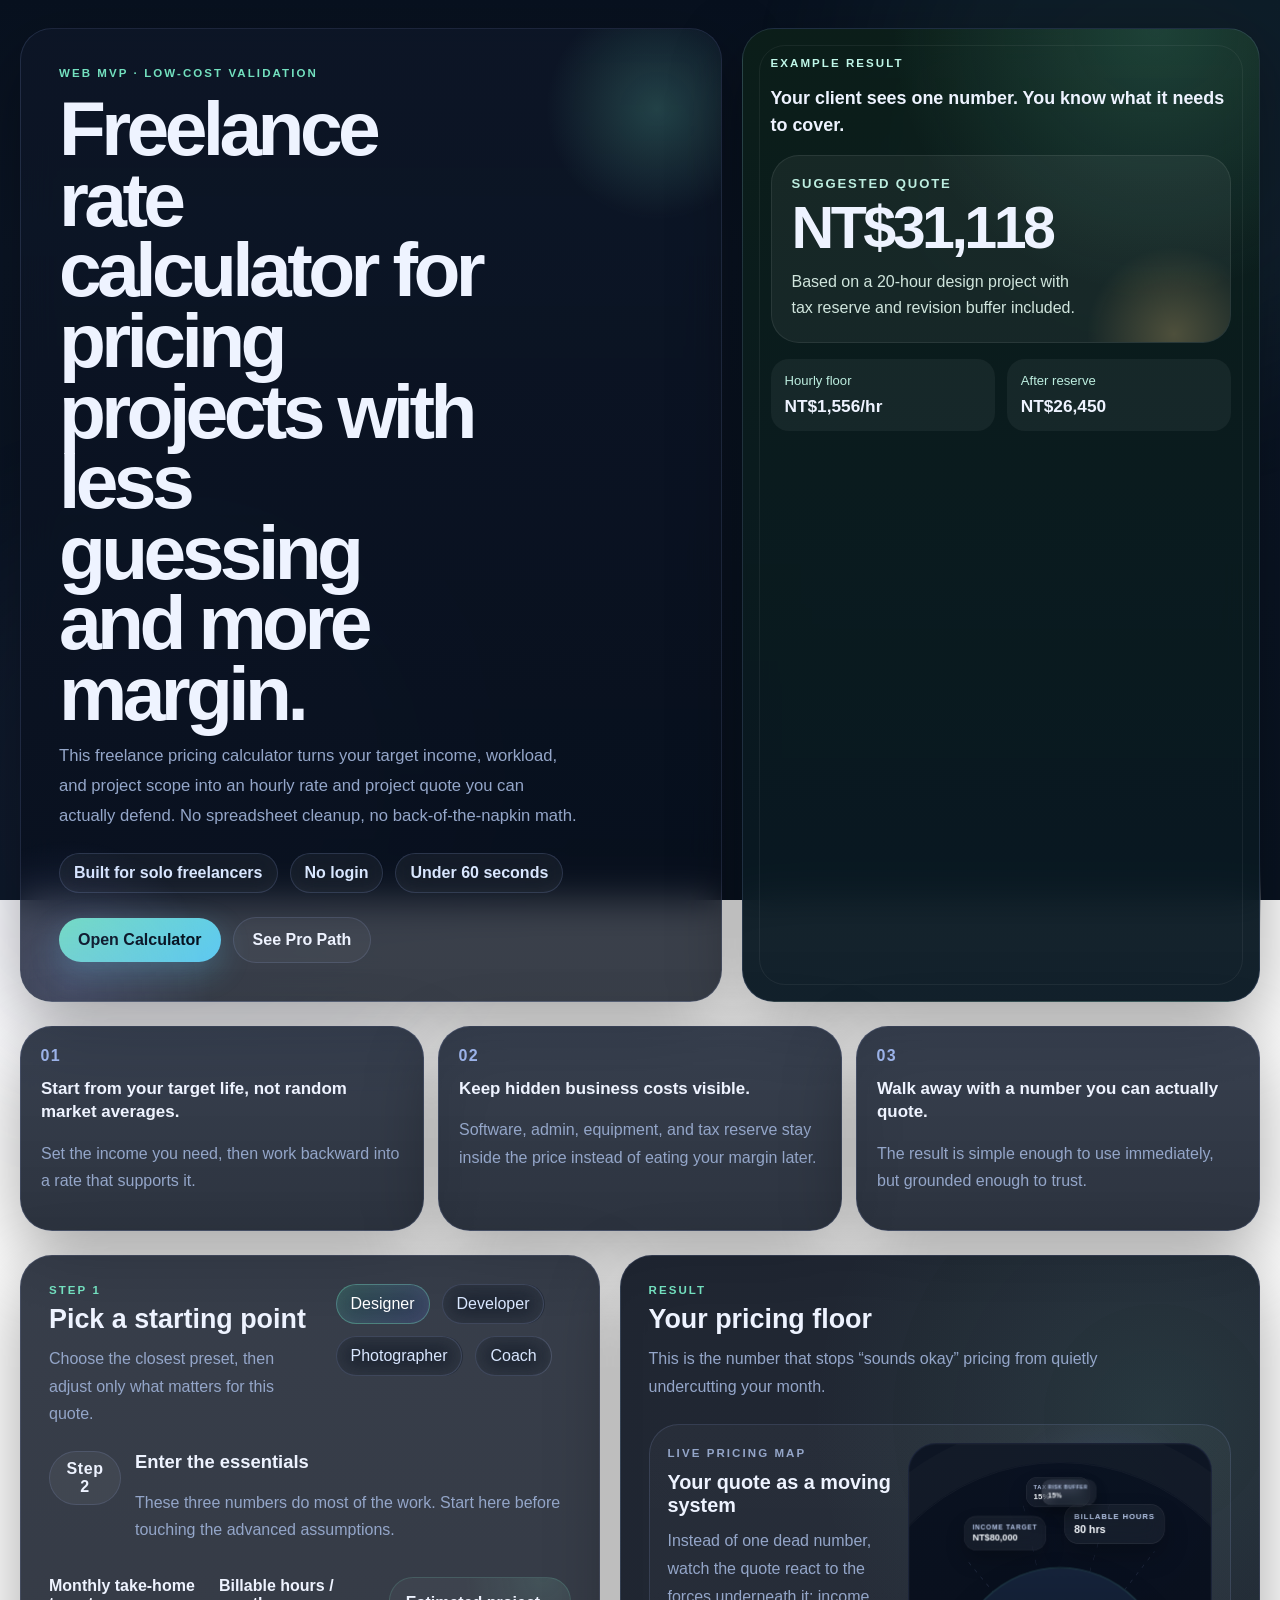
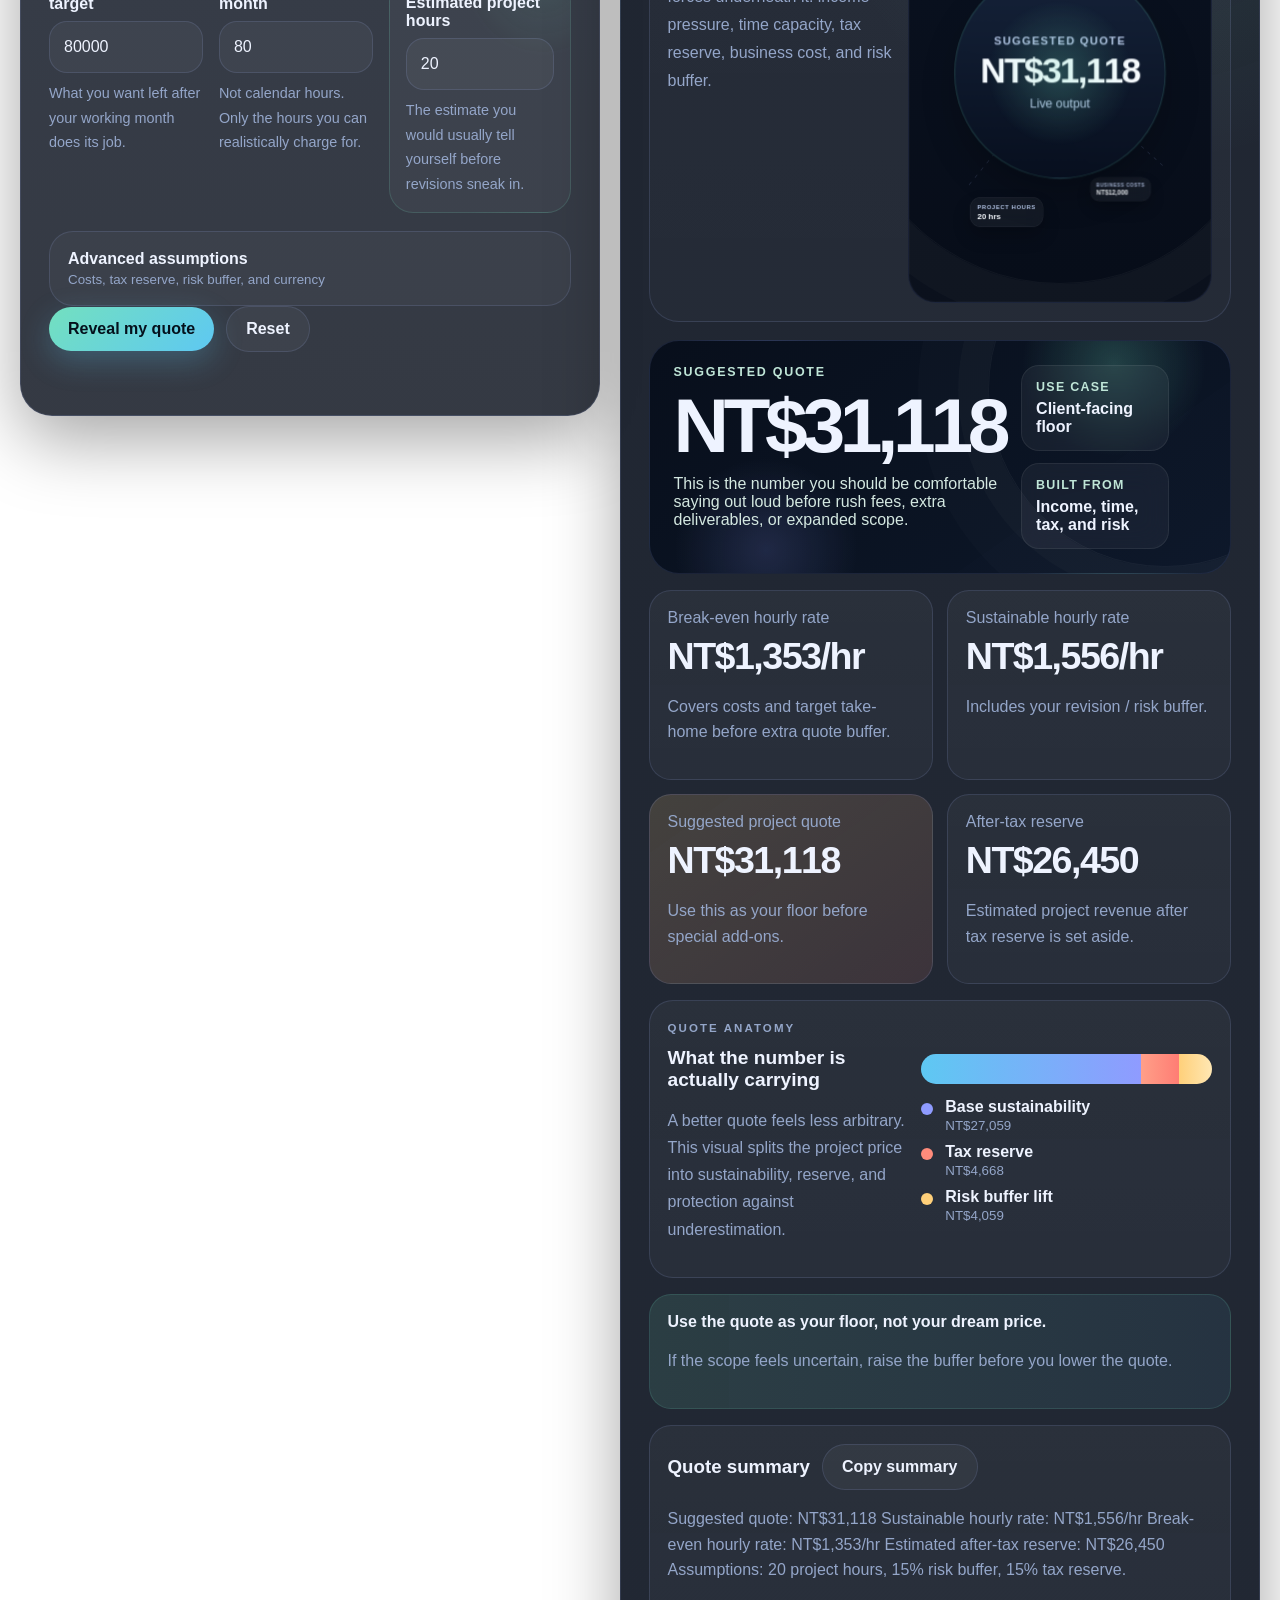
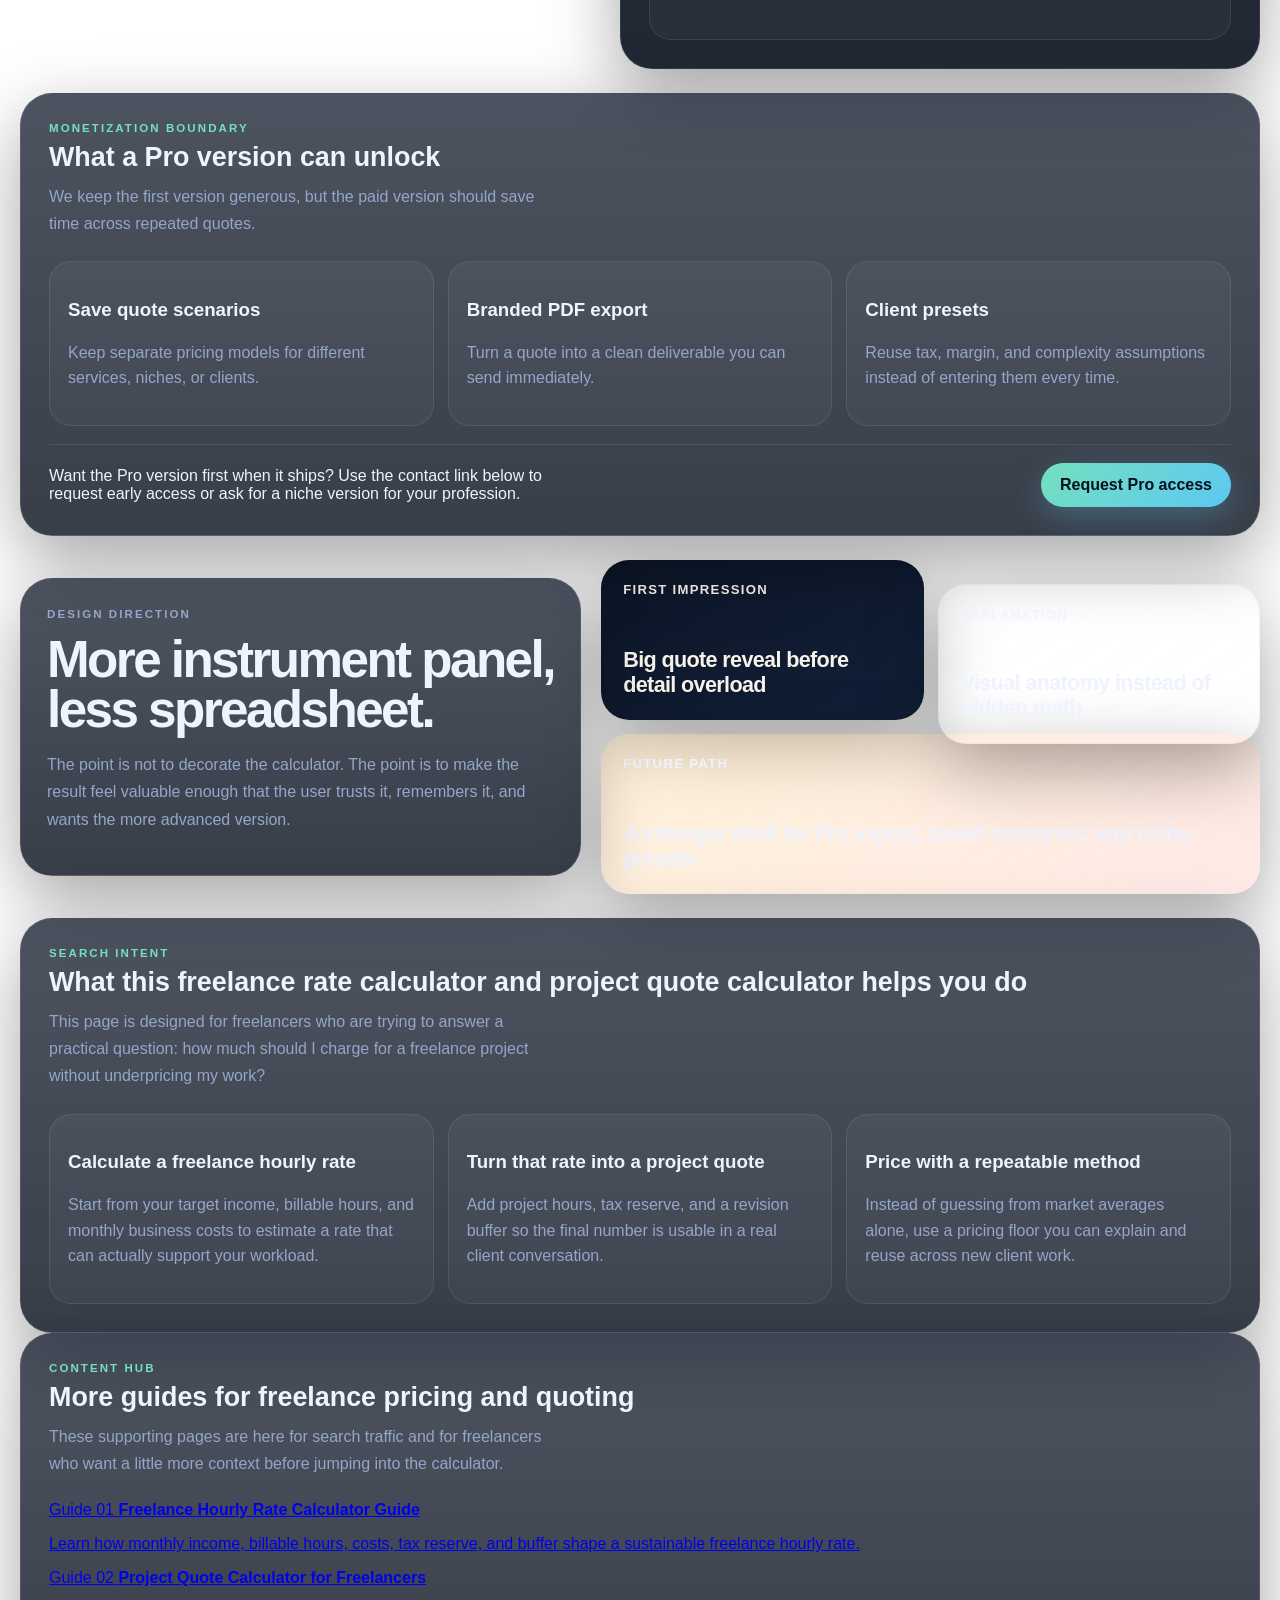
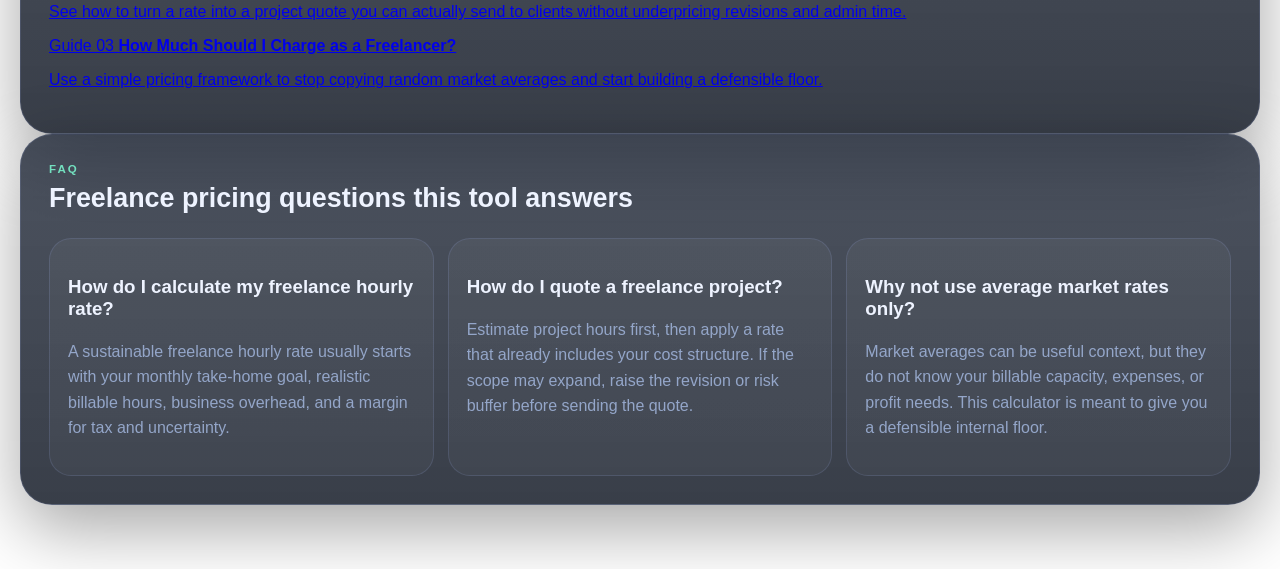
<file: index.html>
<!DOCTYPE html>
<html lang="en">
  <head>
    <meta charset="UTF-8" />
    <meta name="viewport" content="width=device-width, initial-scale=1.0" />
    <title>Freelance Rate Calculator | Project Quote Calculator for Freelancers</title>
    <meta
      name="description"
      content="Use this freelance rate calculator to estimate your hourly rate, freelance pricing floor, and project quote based on income target, billable hours, business costs, tax reserve, and scope."
    />
    <meta name="robots" content="index,follow" />
    <link
      rel="canonical"
      href="https://billy122333.github.io/freelance-rate-calculator/"
    />
    <meta
      property="og:title"
      content="Freelance Rate Calculator | Project Quote Calculator for Freelancers"
    />
    <meta
      property="og:description"
      content="Estimate a sustainable freelance hourly rate, pricing floor, and project quote without relying on guesswork."
    />
    <meta
      property="og:url"
      content="https://billy122333.github.io/freelance-rate-calculator/"
    />
    <meta property="og:type" content="website" />
    <meta property="og:site_name" content="Freelance Rate Calculator" />
    <meta name="twitter:card" content="summary_large_image" />
    <meta
      name="twitter:title"
      content="Freelance Rate Calculator | Project Quote Calculator for Freelancers"
    />
    <meta
      name="twitter:description"
      content="Calculate a freelance hourly rate, pricing floor, and client-ready project quote from your real income target and workload."
    />
    <link rel="stylesheet" href="./src/styles.css" />
    <script type="application/ld+json">
      {
        "@context": "https://schema.org",
        "@type": "WebApplication",
        "name": "Freelance Rate Calculator",
        "url": "https://billy122333.github.io/freelance-rate-calculator/",
        "applicationCategory": "BusinessApplication",
        "operatingSystem": "Any",
        "description": "A web calculator that helps freelancers estimate a sustainable hourly rate and project quote.",
        "offers": {
          "@type": "Offer",
          "price": "0",
          "priceCurrency": "USD"
        }
      }
    </script>
    <script type="application/ld+json">
      {
        "@context": "https://schema.org",
        "@type": "FAQPage",
        "mainEntity": [
          {
            "@type": "Question",
            "name": "How do I calculate my freelance hourly rate?",
            "acceptedAnswer": {
              "@type": "Answer",
              "text": "A sustainable freelance hourly rate starts with your monthly take-home goal, realistic billable hours, business overhead, and a margin for tax and uncertainty."
            }
          },
          {
            "@type": "Question",
            "name": "How do I quote a freelance project?",
            "acceptedAnswer": {
              "@type": "Answer",
              "text": "Estimate project hours first, then apply a rate that already includes your cost structure. If the scope may expand, raise the revision or risk buffer before sending the quote."
            }
          },
          {
            "@type": "Question",
            "name": "Why not use average market rates only?",
            "acceptedAnswer": {
              "@type": "Answer",
              "text": "Market averages can be useful context, but they do not know your billable capacity, expenses, or profit needs. This calculator is meant to give you a defensible internal pricing floor."
            }
          }
        ]
      }
    </script>
  </head>
  <body>
    <div class="page-shell">
      <header class="hero">
        <div class="hero-copy">
          <p class="eyebrow">Web MVP · low-cost validation</p>
          <h1>Freelance rate calculator for pricing projects with less guessing and more margin.</h1>
          <p class="lede">
            This freelance pricing calculator turns your target income, workload, and project scope into
            an hourly rate and project quote you can actually defend. No spreadsheet cleanup, no back-of-the-napkin math.
          </p>
          <div class="hero-proof">
            <span class="proof-chip">Built for solo freelancers</span>
            <span class="proof-chip">No login</span>
            <span class="proof-chip">Under 60 seconds</span>
          </div>
          <div class="hero-actions">
            <a class="button button-primary" href="#calculator">Open Calculator</a>
            <a class="button button-secondary" href="#pro">See Pro Path</a>
          </div>
        </div>
        <aside class="hero-note hero-preview">
          <p class="eyebrow eyebrow-inverse">Example Result</p>
          <h2>Your client sees one number. You know what it needs to cover.</h2>
          <div class="preview-quote-card">
            <span class="preview-label">Suggested quote</span>
            <strong class="preview-value">NT$31,118</strong>
            <p class="preview-note">Based on a 20-hour design project with tax reserve and revision buffer included.</p>
          </div>
          <div class="preview-mini-grid">
            <div class="preview-mini-card">
              <span>Hourly floor</span>
              <strong>NT$1,556/hr</strong>
            </div>
            <div class="preview-mini-card">
              <span>After reserve</span>
              <strong>NT$26,450</strong>
            </div>
          </div>
        </aside>
      </header>

      <section class="value-strip">
        <article class="value-card">
          <span class="value-index">01</span>
          <h2>Start from your target life, not random market averages.</h2>
          <p>Set the income you need, then work backward into a rate that supports it.</p>
        </article>
        <article class="value-card">
          <span class="value-index">02</span>
          <h2>Keep hidden business costs visible.</h2>
          <p>Software, admin, equipment, and tax reserve stay inside the price instead of eating your margin later.</p>
        </article>
        <article class="value-card">
          <span class="value-index">03</span>
          <h2>Walk away with a number you can actually quote.</h2>
          <p>The result is simple enough to use immediately, but grounded enough to trust.</p>
        </article>
      </section>

      <main class="layout" id="calculator">
        <section class="panel panel-form">
          <div class="section-head">
            <div>
              <p class="eyebrow">Step 1</p>
              <h2>Pick a starting point</h2>
              <p class="section-subcopy">Choose the closest preset, then adjust only what matters for this quote.</p>
            </div>
            <div class="preset-group" aria-label="Freelancer presets">
              <button class="chip is-active" data-preset="designer">Designer</button>
              <button class="chip" data-preset="developer">Developer</button>
              <button class="chip" data-preset="photographer">Photographer</button>
              <button class="chip" data-preset="coach">Coach</button>
            </div>
          </div>

          <form id="calculator-form" novalidate>
            <div class="form-stage">
              <div class="stage-badge">Step 2</div>
              <div>
                <h3 class="stage-title">Enter the essentials</h3>
                <p class="stage-copy">These three numbers do most of the work. Start here before touching the advanced assumptions.</p>
              </div>
            </div>

            <div class="grid grid-primary">
              <label class="field">
                <span>Monthly take-home target</span>
                <input id="monthlyIncomeTarget" name="monthlyIncomeTarget" type="number" min="0" step="1000" />
                <small class="field-note">What you want left after your working month does its job.</small>
              </label>
              <label class="field">
                <span>Billable hours / month</span>
                <input id="billableHoursPerMonth" name="billableHoursPerMonth" type="number" min="1" step="1" />
                <small class="field-note">Not calendar hours. Only the hours you can realistically charge for.</small>
              </label>
              <label class="field field-spotlight">
                <span>Estimated project hours</span>
                <input id="projectHours" name="projectHours" type="number" min="1" step="0.5" />
                <small class="field-note">The estimate you would usually tell yourself before revisions sneak in.</small>
              </label>
            </div>

            <details class="advanced-panel">
              <summary>
                <span>Advanced assumptions</span>
                <small>Costs, tax reserve, risk buffer, and currency</small>
              </summary>
              <div class="grid grid-advanced">
                <label class="field">
                  <span>Monthly business costs</span>
                  <input id="monthlyBusinessCosts" name="monthlyBusinessCosts" type="number" min="0" step="500" />
                  <small class="field-note">Subscriptions, admin, equipment, software, rent, and other business overhead.</small>
                </label>
                <label class="field">
                  <span>Tax reserve (%)</span>
                  <input id="taxReservePercent" name="taxReservePercent" type="number" min="0" max="80" step="1" />
                  <small class="field-note">A safety reserve you do not want to pretend belongs to you yet.</small>
                </label>
                <label class="field">
                  <span>Revision / risk buffer (%)</span>
                  <input id="riskBufferPercent" name="riskBufferPercent" type="number" min="0" max="100" step="1" />
                  <small class="field-note">Protection for back-and-forth, surprises, and underestimation.</small>
                </label>
                <label class="field">
                  <span>Currency label</span>
                  <input id="currencyLabel" name="currencyLabel" type="text" value="NT$" maxlength="6" />
                  <small class="field-note">Use a simple label such as NT$, US$, or €.</small>
                </label>
              </div>
            </details>

            <div class="form-actions">
              <button class="button button-primary" type="submit">Reveal my quote</button>
              <button class="button button-secondary" id="resetButton" type="button">Reset</button>
            </div>
            <p id="errorMessage" class="error-message" aria-live="polite"></p>
          </form>
        </section>

        <section class="panel panel-results">
          <div class="section-head">
            <div>
              <p class="eyebrow">Result</p>
              <h2>Your pricing floor</h2>
              <p class="section-subcopy">This is the number that stops “sounds okay” pricing from quietly undercutting your month.</p>
            </div>
          </div>

          <section class="pricing-constellation" aria-label="Live pricing constellation">
            <div class="constellation-copy">
              <p class="eyebrow">Live Pricing Map</p>
              <h3>Your quote as a moving system</h3>
              <p>
                Instead of one dead number, watch the quote react to the forces underneath it: income pressure,
                time capacity, tax reserve, business cost, and risk buffer.
              </p>
            </div>
            <div class="constellation-board" id="constellationBoard">
              <svg class="constellation-lines" viewBox="0 0 760 520" preserveAspectRatio="none" aria-hidden="true">
                <line x1="380" y1="260" x2="146" y2="132"></line>
                <line x1="380" y1="260" x2="618" y2="122"></line>
                <line x1="380" y1="260" x2="646" y2="368"></line>
                <line x1="380" y1="260" x2="146" y2="390"></line>
                <line x1="380" y1="260" x2="286" y2="66"></line>
                <line x1="380" y1="260" x2="508" y2="64"></line>
              </svg>

              <article class="constellation-node node-anchor node-income" id="nodeIncome">
                <span class="node-kicker">Income target</span>
                <strong id="nodeIncomeValue">-</strong>
              </article>

              <article class="constellation-node node-anchor node-hours" id="nodeHours">
                <span class="node-kicker">Billable hours</span>
                <strong id="nodeHoursValue">-</strong>
              </article>

              <article class="constellation-node node-anchor node-costs" id="nodeCosts">
                <span class="node-kicker">Business costs</span>
                <strong id="nodeCostsValue">-</strong>
              </article>

              <article class="constellation-node node-anchor node-project" id="nodeProject">
                <span class="node-kicker">Project hours</span>
                <strong id="nodeProjectValue">-</strong>
              </article>

              <article class="constellation-node node-anchor node-tax" id="nodeTax">
                <span class="node-kicker">Tax reserve</span>
                <strong id="nodeTaxValue">-</strong>
              </article>

              <article class="constellation-node node-anchor node-buffer" id="nodeBuffer">
                <span class="node-kicker">Risk buffer</span>
                <strong id="nodeBufferValue">-</strong>
              </article>

              <article class="constellation-node node-core" id="nodeQuote">
                <span class="node-kicker">Suggested quote</span>
                <strong id="nodeQuoteValue">-</strong>
                <small>Live output</small>
              </article>
            </div>
          </section>

          <div class="quote-stage">
            <div class="quote-stage-main">
              <span class="quote-stage-label">Suggested quote</span>
              <strong class="quote-stage-value" id="quoteHeroValue">-</strong>
              <p class="quote-stage-copy">
                This is the number you should be comfortable saying out loud before rush fees, extra deliverables,
                or expanded scope.
              </p>
            </div>
            <div class="quote-stage-side">
              <div class="quote-stage-pill">
                <span>Use case</span>
                <strong>Client-facing floor</strong>
              </div>
              <div class="quote-stage-pill">
                <span>Built from</span>
                <strong>Income, time, tax, and risk</strong>
              </div>
            </div>
          </div>

          <div class="stats-grid">
            <article class="stat-card">
              <span class="stat-label">Break-even hourly rate</span>
              <strong class="stat-value" id="breakEvenRate">-</strong>
              <p class="stat-note">Covers costs and target take-home before extra quote buffer.</p>
            </article>
            <article class="stat-card">
              <span class="stat-label">Sustainable hourly rate</span>
              <strong class="stat-value" id="hourlyRate">-</strong>
              <p class="stat-note">Includes your revision / risk buffer.</p>
            </article>
            <article class="stat-card stat-card-accent">
              <span class="stat-label">Suggested project quote</span>
              <strong class="stat-value" id="projectQuote">-</strong>
              <p class="stat-note">Use this as your floor before special add-ons.</p>
            </article>
            <article class="stat-card">
              <span class="stat-label">After-tax reserve</span>
              <strong class="stat-value" id="afterTaxRevenue">-</strong>
              <p class="stat-note">Estimated project revenue after tax reserve is set aside.</p>
            </article>
          </div>

          <div class="quote-anatomy">
            <div class="quote-anatomy-copy">
              <p class="eyebrow">Quote Anatomy</p>
              <h3>What the number is actually carrying</h3>
              <p>
                A better quote feels less arbitrary. This visual splits the project price into sustainability,
                reserve, and protection against underestimation.
              </p>
            </div>
            <div class="quote-anatomy-visual">
              <div class="anatomy-bar">
                <div class="anatomy-segment anatomy-segment-base" id="segmentBase"></div>
                <div class="anatomy-segment anatomy-segment-tax" id="segmentTax"></div>
                <div class="anatomy-segment anatomy-segment-buffer" id="segmentBuffer"></div>
              </div>
              <div class="anatomy-meta">
                <div class="anatomy-meta-row">
                  <span class="anatomy-dot anatomy-dot-base"></span>
                  <div>
                    <strong>Base sustainability</strong>
                    <small id="segmentBaseLabel">-</small>
                  </div>
                </div>
                <div class="anatomy-meta-row">
                  <span class="anatomy-dot anatomy-dot-tax"></span>
                  <div>
                    <strong>Tax reserve</strong>
                    <small id="segmentTaxLabel">-</small>
                  </div>
                </div>
                <div class="anatomy-meta-row">
                  <span class="anatomy-dot anatomy-dot-buffer"></span>
                  <div>
                    <strong>Risk buffer lift</strong>
                    <small id="segmentBufferLabel">-</small>
                  </div>
                </div>
              </div>
            </div>
          </div>

          <div class="insight-banner">
            <strong>Use the quote as your floor, not your dream price.</strong>
            <p>If the scope feels uncertain, raise the buffer before you lower the quote.</p>
          </div>

          <div class="summary-card">
            <div class="summary-head">
              <h3>Quote summary</h3>
              <button class="button button-secondary" id="copySummaryButton" type="button">Copy summary</button>
            </div>
            <p id="summaryText" class="summary-text">
              Fill out the calculator to generate a client-facing pricing summary.
            </p>
            <p id="copyStatus" class="copy-status" aria-live="polite"></p>
          </div>
        </section>
      </main>

      <section class="panel panel-pro" id="pro">
        <div class="section-head">
          <div>
            <p class="eyebrow">Monetization Boundary</p>
            <h2>What a Pro version can unlock</h2>
            <p class="section-subcopy">We keep the first version generous, but the paid version should save time across repeated quotes.</p>
          </div>
        </div>
        <div class="pro-grid">
          <article class="pro-card">
            <h3>Save quote scenarios</h3>
            <p>Keep separate pricing models for different services, niches, or clients.</p>
          </article>
          <article class="pro-card">
            <h3>Branded PDF export</h3>
            <p>Turn a quote into a clean deliverable you can send immediately.</p>
          </article>
          <article class="pro-card">
            <h3>Client presets</h3>
            <p>Reuse tax, margin, and complexity assumptions instead of entering them every time.</p>
          </article>
        </div>
        <div class="pro-cta">
          <p>
            Want the Pro version first when it ships? Use the contact link below to request early access or ask for
            a niche version for your profession.
          </p>
          <a
            class="button button-primary"
            href="mailto:kaipoforwork@gmail.com?subject=Freelance%20Rate%20Calculator%20Pro%20interest"
            >Request Pro access</a
          >
        </div>
      </section>

      <section class="design-finale">
        <div class="design-finale-copy">
          <p class="eyebrow">Design Direction</p>
          <h2>More instrument panel, less spreadsheet.</h2>
          <p>
            The point is not to decorate the calculator. The point is to make the result feel valuable enough that
            the user trusts it, remembers it, and wants the more advanced version.
          </p>
        </div>
        <div class="design-finale-grid">
          <article class="finale-card finale-card-dark">
            <span>First impression</span>
            <strong>Big quote reveal before detail overload</strong>
          </article>
          <article class="finale-card finale-card-soft">
            <span>Explanation</span>
            <strong>Visual anatomy instead of hidden math</strong>
          </article>
          <article class="finale-card finale-card-accent">
            <span>Future path</span>
            <strong>A stronger shell for Pro export, saved scenarios, and niche presets</strong>
          </article>
        </div>
      </section>

      <section class="panel panel-seo-copy" id="about-calculator">
        <div class="section-head">
          <div>
            <p class="eyebrow">Search Intent</p>
            <h2>What this freelance rate calculator and project quote calculator helps you do</h2>
            <p class="section-subcopy">
              This page is designed for freelancers who are trying to answer a practical question:
              how much should I charge for a freelance project without underpricing my work?
            </p>
          </div>
        </div>
        <div class="pro-grid">
          <article class="pro-card">
            <h3>Calculate a freelance hourly rate</h3>
            <p>
              Start from your target income, billable hours, and monthly business costs to estimate
              a rate that can actually support your workload.
            </p>
          </article>
          <article class="pro-card">
            <h3>Turn that rate into a project quote</h3>
            <p>
              Add project hours, tax reserve, and a revision buffer so the final number is usable in a
              real client conversation.
            </p>
          </article>
          <article class="pro-card">
            <h3>Price with a repeatable method</h3>
            <p>
              Instead of guessing from market averages alone, use a pricing floor you can explain and reuse
              across new client work.
            </p>
          </article>
        </div>
      </section>

      <section class="panel content-hub" id="guides">
        <div class="section-head">
          <div>
            <p class="eyebrow">Content Hub</p>
            <h2>More guides for freelance pricing and quoting</h2>
            <p class="section-subcopy">
              These supporting pages are here for search traffic and for freelancers who want a little more context
              before jumping into the calculator.
            </p>
          </div>
        </div>
        <div class="content-hub-grid">
          <a class="content-link-card" href="./freelance-hourly-rate-calculator.html">
            <span>Guide 01</span>
            <strong>Freelance Hourly Rate Calculator Guide</strong>
            <p>Learn how monthly income, billable hours, costs, tax reserve, and buffer shape a sustainable freelance hourly rate.</p>
          </a>
          <a class="content-link-card" href="./project-quote-calculator.html">
            <span>Guide 02</span>
            <strong>Project Quote Calculator for Freelancers</strong>
            <p>See how to turn a rate into a project quote you can actually send to clients without underpricing revisions and admin time.</p>
          </a>
          <a class="content-link-card" href="./how-much-should-i-charge-as-a-freelancer.html">
            <span>Guide 03</span>
            <strong>How Much Should I Charge as a Freelancer?</strong>
            <p>Use a simple pricing framework to stop copying random market averages and start building a defensible floor.</p>
          </a>
        </div>
      </section>

      <section class="panel panel-seo-copy" id="faq">
        <div class="section-head">
          <div>
            <p class="eyebrow">FAQ</p>
            <h2>Freelance pricing questions this tool answers</h2>
          </div>
        </div>
        <div class="pro-grid">
          <article class="pro-card">
            <h3>How do I calculate my freelance hourly rate?</h3>
            <p>
              A sustainable freelance hourly rate usually starts with your monthly take-home goal, realistic
              billable hours, business overhead, and a margin for tax and uncertainty.
            </p>
          </article>
          <article class="pro-card">
            <h3>How do I quote a freelance project?</h3>
            <p>
              Estimate project hours first, then apply a rate that already includes your cost structure.
              If the scope may expand, raise the revision or risk buffer before sending the quote.
            </p>
          </article>
          <article class="pro-card">
            <h3>Why not use average market rates only?</h3>
            <p>
              Market averages can be useful context, but they do not know your billable capacity, expenses,
              or profit needs. This calculator is meant to give you a defensible internal floor.
            </p>
          </article>
        </div>
      </section>
    </div>

    <script type="module" src="./src/app.js"></script>
  </body>
</html>
</file>
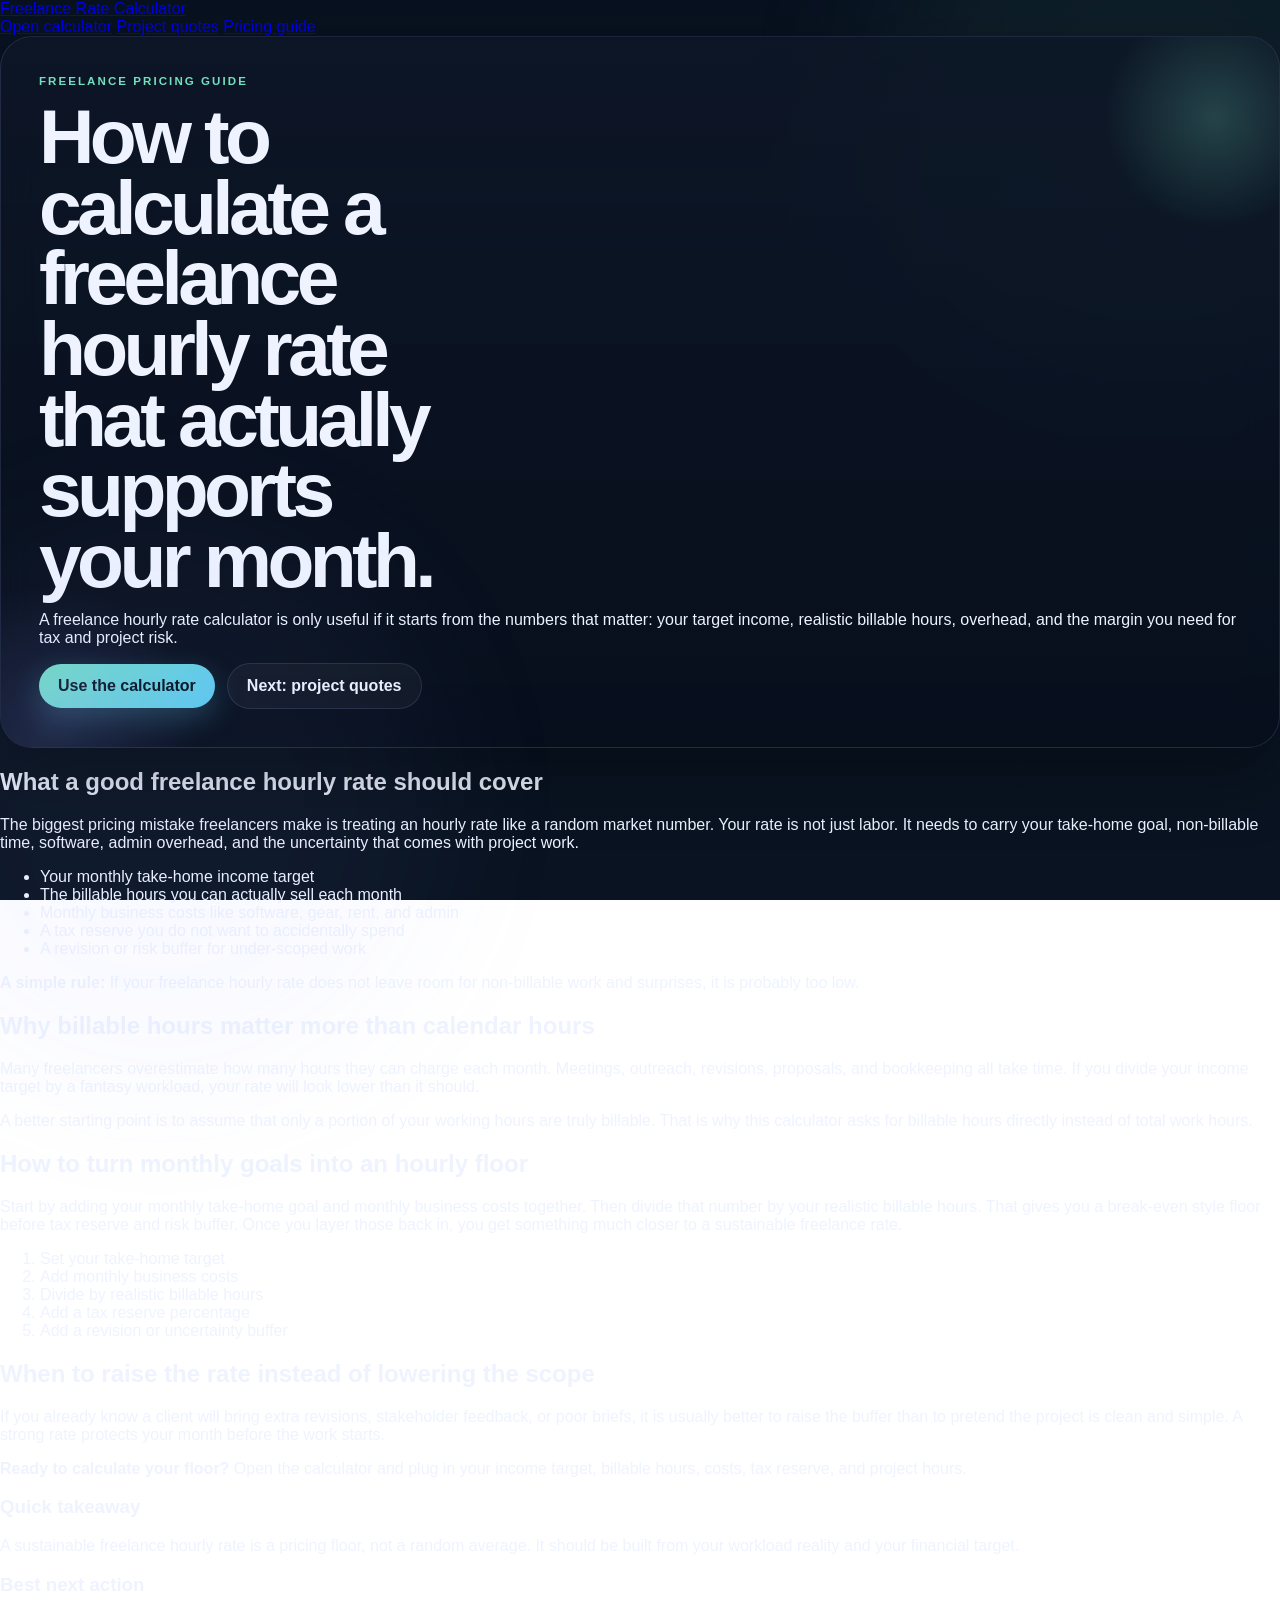
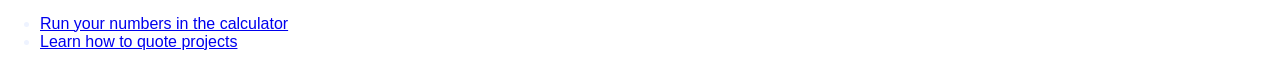
<file: freelance-hourly-rate-calculator.html>
<!DOCTYPE html>
<html lang="en">
  <head>
    <meta charset="UTF-8" />
    <meta name="viewport" content="width=device-width, initial-scale=1.0" />
    <title>Freelance Hourly Rate Calculator Guide | Price Your Work With a Real Floor</title>
    <meta
      name="description"
      content="Use this freelance hourly rate calculator guide to estimate a sustainable hourly rate from your income target, billable hours, business costs, tax reserve, and revision buffer."
    />
    <meta name="robots" content="index,follow" />
    <link
      rel="canonical"
      href="https://billy122333.github.io/freelance-rate-calculator/freelance-hourly-rate-calculator.html"
    />
    <meta
      property="og:title"
      content="Freelance Hourly Rate Calculator Guide | Price Your Work With a Real Floor"
    />
    <meta
      property="og:description"
      content="Learn how to calculate a freelance hourly rate that covers your target income, costs, tax reserve, and project risk."
    />
    <meta
      property="og:url"
      content="https://billy122333.github.io/freelance-rate-calculator/freelance-hourly-rate-calculator.html"
    />
    <meta property="og:type" content="article" />
    <meta property="og:site_name" content="Freelance Rate Calculator" />
    <meta name="twitter:card" content="summary_large_image" />
    <meta
      name="twitter:title"
      content="Freelance Hourly Rate Calculator Guide"
    />
    <meta
      name="twitter:description"
      content="A practical guide to calculating a freelance hourly rate with less guesswork."
    />
    <link rel="stylesheet" href="./src/styles.css" />
  </head>
  <body>
    <div class="content-page">
      <div class="topbar">
        <a href="./index.html">Freelance Rate Calculator</a>
        <nav class="topbar-nav">
          <a href="./index.html#calculator">Open calculator</a>
          <a href="./project-quote-calculator.html">Project quotes</a>
          <a href="./how-much-should-i-charge-as-a-freelancer.html">Pricing guide</a>
        </nav>
      </div>

      <header class="article-hero hero-copy">
        <p class="eyebrow">Freelance Pricing Guide</p>
        <h1>How to calculate a freelance hourly rate that actually supports your month.</h1>
        <p>
          A freelance hourly rate calculator is only useful if it starts from the numbers that matter:
          your target income, realistic billable hours, overhead, and the margin you need for tax and project risk.
        </p>
        <div class="hero-actions">
          <a class="button button-primary" href="./index.html#calculator">Use the calculator</a>
          <a class="button button-secondary" href="./project-quote-calculator.html">Next: project quotes</a>
        </div>
      </header>

      <div class="article-layout">
        <article class="article-body">
          <h2>What a good freelance hourly rate should cover</h2>
          <p>
            The biggest pricing mistake freelancers make is treating an hourly rate like a random market number.
            Your rate is not just labor. It needs to carry your take-home goal, non-billable time, software,
            admin overhead, and the uncertainty that comes with project work.
          </p>
          <ul>
            <li>Your monthly take-home income target</li>
            <li>The billable hours you can actually sell each month</li>
            <li>Monthly business costs like software, gear, rent, and admin</li>
            <li>A tax reserve you do not want to accidentally spend</li>
            <li>A revision or risk buffer for under-scoped work</li>
          </ul>

          <div class="article-callout">
            <strong>A simple rule:</strong>
            If your freelance hourly rate does not leave room for non-billable work and surprises, it is probably too low.
          </div>

          <h2>Why billable hours matter more than calendar hours</h2>
          <p>
            Many freelancers overestimate how many hours they can charge each month. Meetings, outreach, revisions,
            proposals, and bookkeeping all take time. If you divide your income target by a fantasy workload,
            your rate will look lower than it should.
          </p>
          <p>
            A better starting point is to assume that only a portion of your working hours are truly billable.
            That is why this calculator asks for billable hours directly instead of total work hours.
          </p>

          <h2>How to turn monthly goals into an hourly floor</h2>
          <p>
            Start by adding your monthly take-home goal and monthly business costs together. Then divide that number
            by your realistic billable hours. That gives you a break-even style floor before tax reserve and risk buffer.
            Once you layer those back in, you get something much closer to a sustainable freelance rate.
          </p>
          <ol>
            <li>Set your take-home target</li>
            <li>Add monthly business costs</li>
            <li>Divide by realistic billable hours</li>
            <li>Add a tax reserve percentage</li>
            <li>Add a revision or uncertainty buffer</li>
          </ol>

          <h2>When to raise the rate instead of lowering the scope</h2>
          <p>
            If you already know a client will bring extra revisions, stakeholder feedback, or poor briefs,
            it is usually better to raise the buffer than to pretend the project is clean and simple.
            A strong rate protects your month before the work starts.
          </p>

          <div class="article-callout">
            <strong>Ready to calculate your floor?</strong>
            Open the calculator and plug in your income target, billable hours, costs, tax reserve, and project hours.
          </div>
        </article>

        <aside class="article-sidebar">
          <h3>Quick takeaway</h3>
          <p>
            A sustainable freelance hourly rate is a pricing floor, not a random average. It should be built from your
            workload reality and your financial target.
          </p>
          <h3>Best next action</h3>
          <ul>
            <li><a href="./index.html#calculator">Run your numbers in the calculator</a></li>
            <li><a href="./project-quote-calculator.html">Learn how to quote projects</a></li>
          </ul>
        </aside>
      </div>
    </div>
  </body>
</html>
</file>
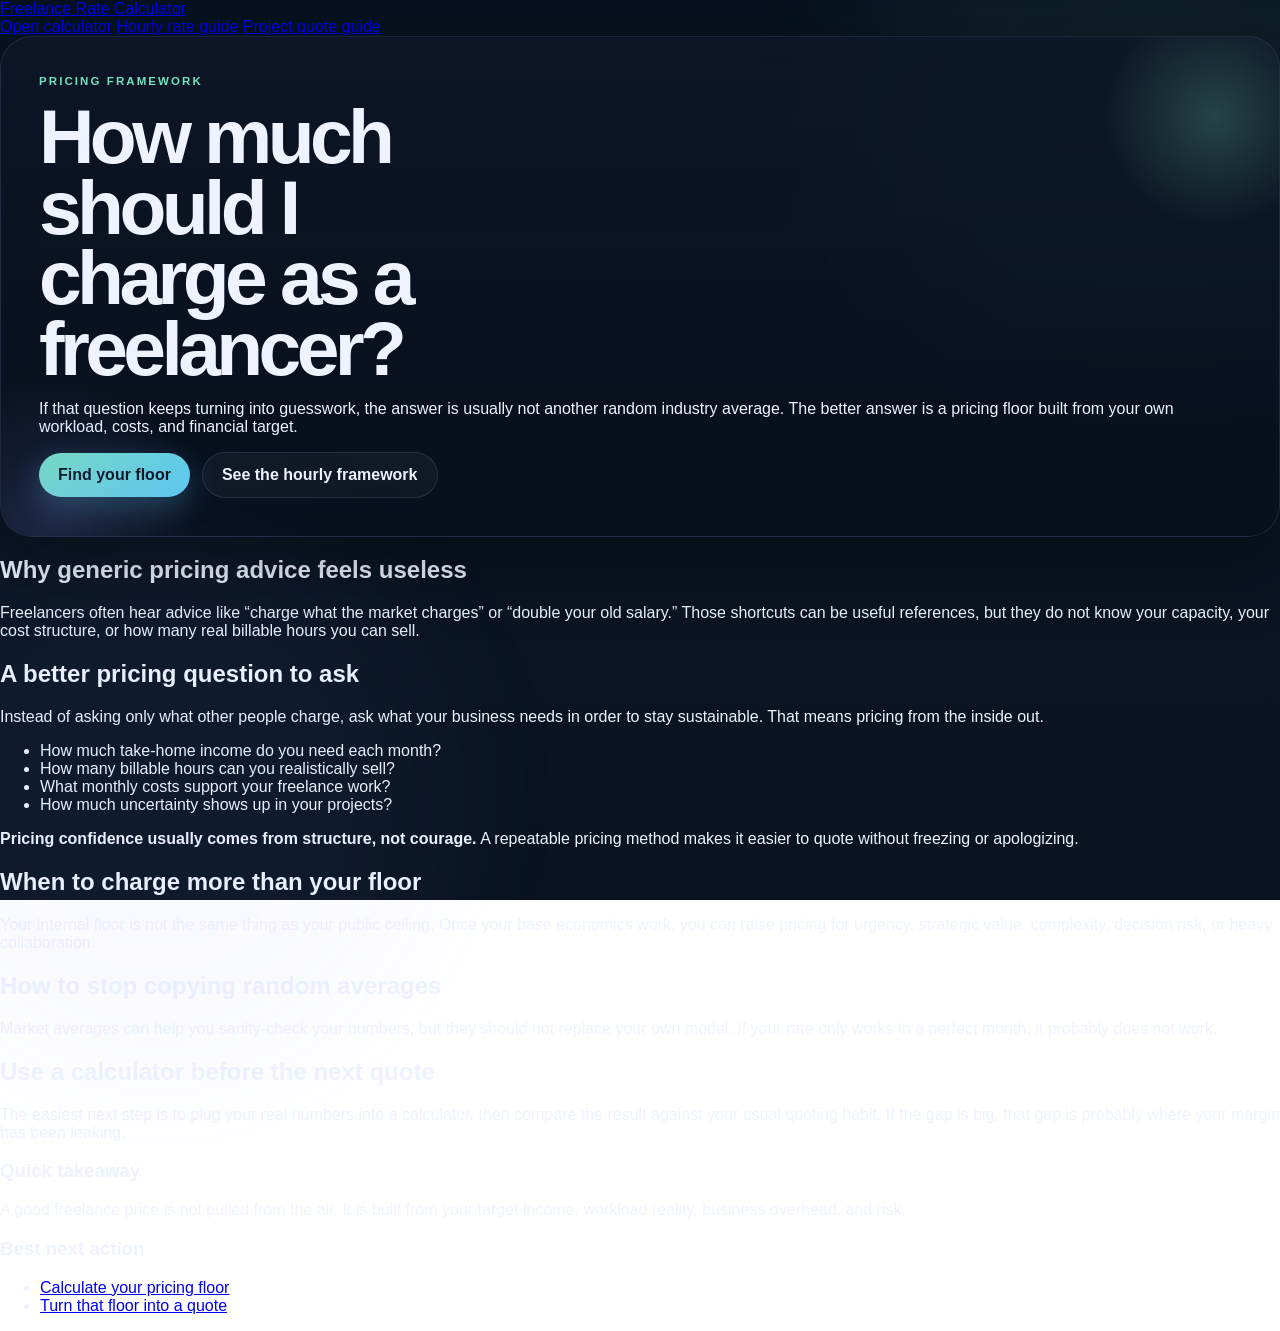
<file: how-much-should-i-charge-as-a-freelancer.html>
<!DOCTYPE html>
<html lang="en">
  <head>
    <meta charset="UTF-8" />
    <meta name="viewport" content="width=device-width, initial-scale=1.0" />
    <title>How Much Should I Charge as a Freelancer? | A Practical Pricing Framework</title>
    <meta
      name="description"
      content="If you keep asking how much you should charge as a freelancer, use this practical pricing framework to build a defensible floor from income goals, billable hours, overhead, and project risk."
    />
    <meta name="robots" content="index,follow" />
    <link
      rel="canonical"
      href="https://billy122333.github.io/freelance-rate-calculator/how-much-should-i-charge-as-a-freelancer.html"
    />
    <meta
      property="og:title"
      content="How Much Should I Charge as a Freelancer? | A Practical Pricing Framework"
    />
    <meta
      property="og:description"
      content="A straightforward guide for freelancers who want a clearer answer than random market averages."
    />
    <meta
      property="og:url"
      content="https://billy122333.github.io/freelance-rate-calculator/how-much-should-i-charge-as-a-freelancer.html"
    />
    <meta property="og:type" content="article" />
    <meta property="og:site_name" content="Freelance Rate Calculator" />
    <meta name="twitter:card" content="summary_large_image" />
    <meta
      name="twitter:title"
      content="How Much Should I Charge as a Freelancer?"
    />
    <meta
      name="twitter:description"
      content="A practical pricing framework for freelancers who need a defensible floor."
    />
    <link rel="stylesheet" href="./src/styles.css" />
  </head>
  <body>
    <div class="content-page">
      <div class="topbar">
        <a href="./index.html">Freelance Rate Calculator</a>
        <nav class="topbar-nav">
          <a href="./index.html#calculator">Open calculator</a>
          <a href="./freelance-hourly-rate-calculator.html">Hourly rate guide</a>
          <a href="./project-quote-calculator.html">Project quote guide</a>
        </nav>
      </div>

      <header class="article-hero hero-copy">
        <p class="eyebrow">Pricing Framework</p>
        <h1>How much should I charge as a freelancer?</h1>
        <p>
          If that question keeps turning into guesswork, the answer is usually not another random industry average.
          The better answer is a pricing floor built from your own workload, costs, and financial target.
        </p>
        <div class="hero-actions">
          <a class="button button-primary" href="./index.html#calculator">Find your floor</a>
          <a class="button button-secondary" href="./freelance-hourly-rate-calculator.html">See the hourly framework</a>
        </div>
      </header>

      <div class="article-layout">
        <article class="article-body">
          <h2>Why generic pricing advice feels useless</h2>
          <p>
            Freelancers often hear advice like “charge what the market charges” or “double your old salary.”
            Those shortcuts can be useful references, but they do not know your capacity, your cost structure,
            or how many real billable hours you can sell.
          </p>

          <h2>A better pricing question to ask</h2>
          <p>
            Instead of asking only what other people charge, ask what your business needs in order to stay sustainable.
            That means pricing from the inside out.
          </p>
          <ul>
            <li>How much take-home income do you need each month?</li>
            <li>How many billable hours can you realistically sell?</li>
            <li>What monthly costs support your freelance work?</li>
            <li>How much uncertainty shows up in your projects?</li>
          </ul>

          <div class="article-callout">
            <strong>Pricing confidence usually comes from structure, not courage.</strong>
            A repeatable pricing method makes it easier to quote without freezing or apologizing.
          </div>

          <h2>When to charge more than your floor</h2>
          <p>
            Your internal floor is not the same thing as your public ceiling. Once your base economics work,
            you can raise pricing for urgency, strategic value, complexity, decision risk, or heavy collaboration.
          </p>

          <h2>How to stop copying random averages</h2>
          <p>
            Market averages can help you sanity-check your numbers, but they should not replace your own model.
            If your rate only works in a perfect month, it probably does not work.
          </p>

          <h2>Use a calculator before the next quote</h2>
          <p>
            The easiest next step is to plug your real numbers into a calculator, then compare the result against your
            usual quoting habit. If the gap is big, that gap is probably where your margin has been leaking.
          </p>
        </article>

        <aside class="article-sidebar">
          <h3>Quick takeaway</h3>
          <p>
            A good freelance price is not pulled from the air. It is built from your target income, workload reality,
            business overhead, and risk.
          </p>
          <h3>Best next action</h3>
          <ul>
            <li><a href="./index.html#calculator">Calculate your pricing floor</a></li>
            <li><a href="./project-quote-calculator.html">Turn that floor into a quote</a></li>
          </ul>
        </aside>
      </div>
    </div>
  </body>
</html>
</file>
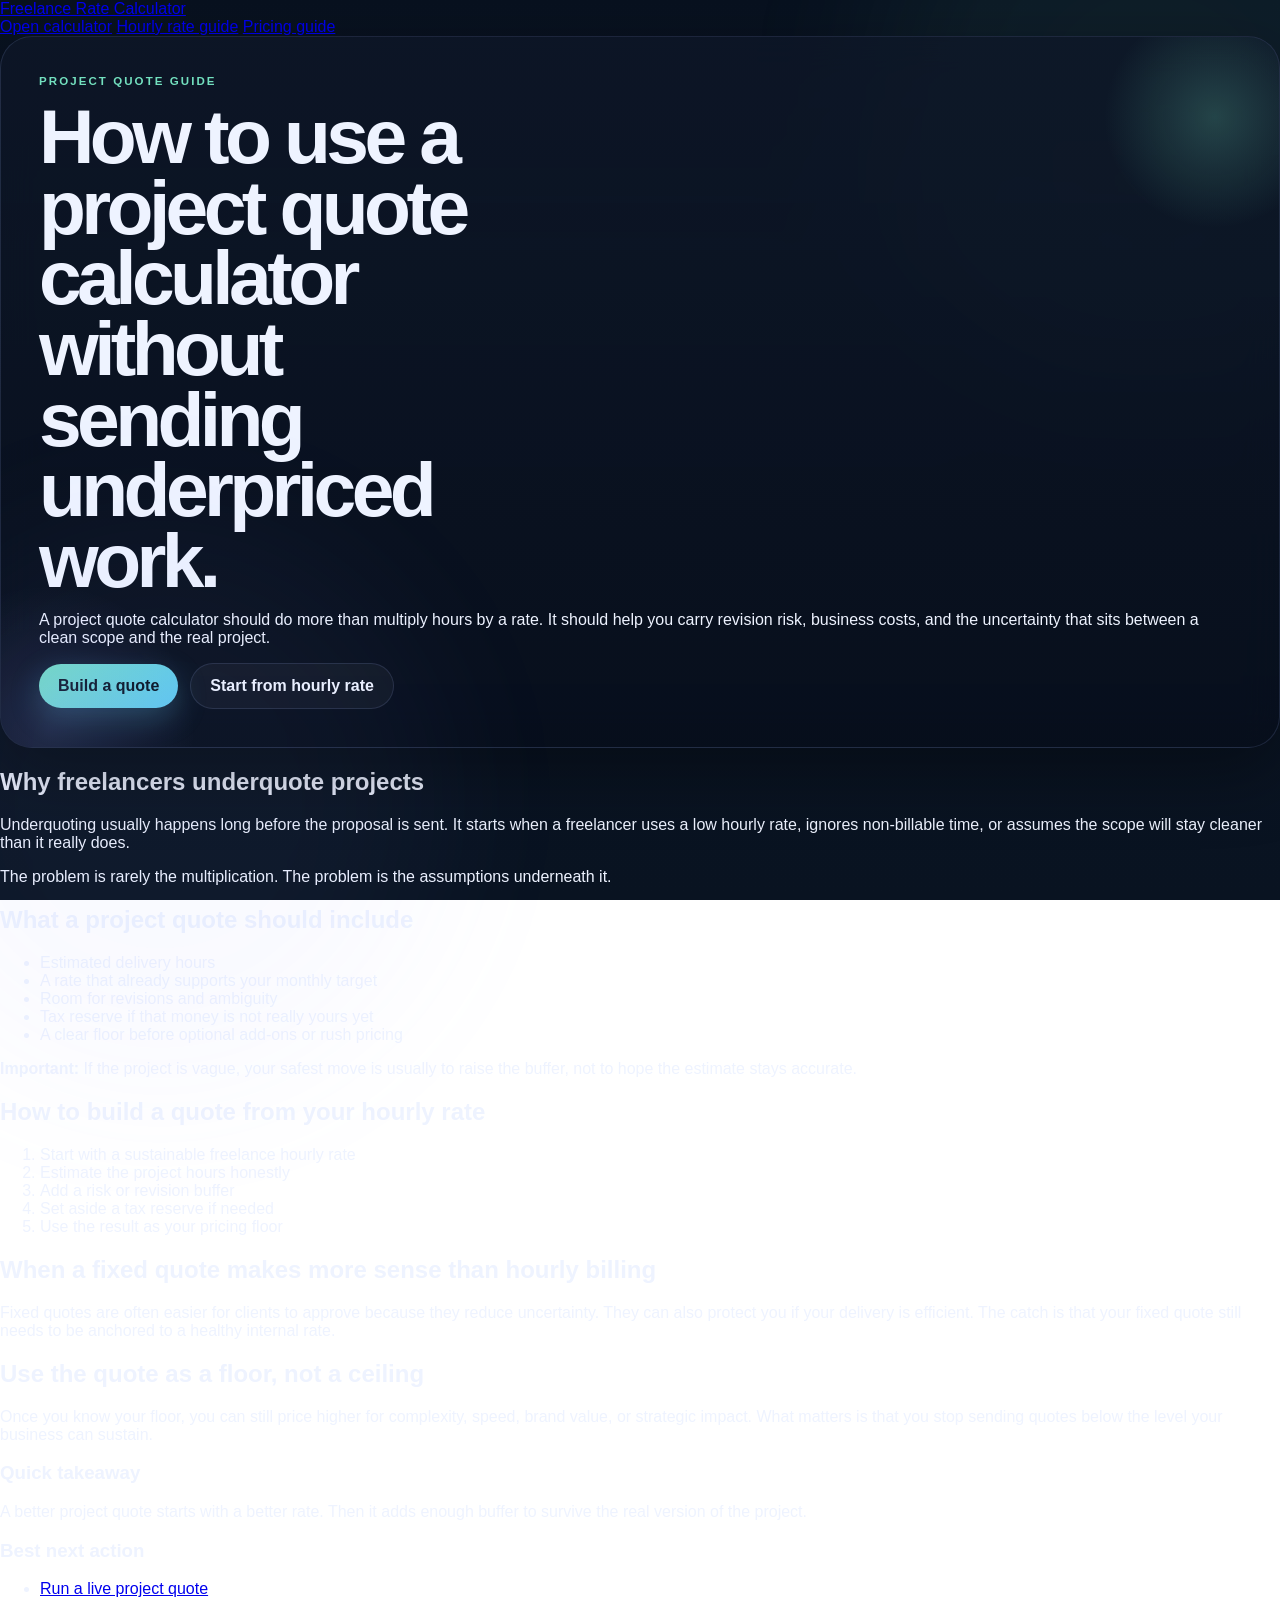
<file: project-quote-calculator.html>
<!DOCTYPE html>
<html lang="en">
  <head>
    <meta charset="UTF-8" />
    <meta name="viewport" content="width=device-width, initial-scale=1.0" />
    <title>Project Quote Calculator for Freelancers | Turn a Rate Into a Real Quote</title>
    <meta
      name="description"
      content="Use this project quote calculator guide to turn your freelance hourly rate into a client-ready quote with room for revision, tax reserve, and project risk."
    />
    <meta name="robots" content="index,follow" />
    <link
      rel="canonical"
      href="https://billy122333.github.io/freelance-rate-calculator/project-quote-calculator.html"
    />
    <meta
      property="og:title"
      content="Project Quote Calculator for Freelancers | Turn a Rate Into a Real Quote"
    />
    <meta
      property="og:description"
      content="A practical guide to converting your freelance rate into a project quote without underestimating time and revisions."
    />
    <meta
      property="og:url"
      content="https://billy122333.github.io/freelance-rate-calculator/project-quote-calculator.html"
    />
    <meta property="og:type" content="article" />
    <meta property="og:site_name" content="Freelance Rate Calculator" />
    <meta name="twitter:card" content="summary_large_image" />
    <meta
      name="twitter:title"
      content="Project Quote Calculator for Freelancers"
    />
    <meta
      name="twitter:description"
      content="Learn how to turn an hourly rate into a project quote you can actually send."
    />
    <link rel="stylesheet" href="./src/styles.css" />
  </head>
  <body>
    <div class="content-page">
      <div class="topbar">
        <a href="./index.html">Freelance Rate Calculator</a>
        <nav class="topbar-nav">
          <a href="./index.html#calculator">Open calculator</a>
          <a href="./freelance-hourly-rate-calculator.html">Hourly rate guide</a>
          <a href="./how-much-should-i-charge-as-a-freelancer.html">Pricing guide</a>
        </nav>
      </div>

      <header class="article-hero hero-copy">
        <p class="eyebrow">Project Quote Guide</p>
        <h1>How to use a project quote calculator without sending underpriced work.</h1>
        <p>
          A project quote calculator should do more than multiply hours by a rate. It should help you carry revision risk,
          business costs, and the uncertainty that sits between a clean scope and the real project.
        </p>
        <div class="hero-actions">
          <a class="button button-primary" href="./index.html#calculator">Build a quote</a>
          <a class="button button-secondary" href="./freelance-hourly-rate-calculator.html">Start from hourly rate</a>
        </div>
      </header>

      <div class="article-layout">
        <article class="article-body">
          <h2>Why freelancers underquote projects</h2>
          <p>
            Underquoting usually happens long before the proposal is sent. It starts when a freelancer uses a low hourly rate,
            ignores non-billable time, or assumes the scope will stay cleaner than it really does.
          </p>
          <p>
            The problem is rarely the multiplication. The problem is the assumptions underneath it.
          </p>

          <h2>What a project quote should include</h2>
          <ul>
            <li>Estimated delivery hours</li>
            <li>A rate that already supports your monthly target</li>
            <li>Room for revisions and ambiguity</li>
            <li>Tax reserve if that money is not really yours yet</li>
            <li>A clear floor before optional add-ons or rush pricing</li>
          </ul>

          <div class="article-callout">
            <strong>Important:</strong>
            If the project is vague, your safest move is usually to raise the buffer, not to hope the estimate stays accurate.
          </div>

          <h2>How to build a quote from your hourly rate</h2>
          <ol>
            <li>Start with a sustainable freelance hourly rate</li>
            <li>Estimate the project hours honestly</li>
            <li>Add a risk or revision buffer</li>
            <li>Set aside a tax reserve if needed</li>
            <li>Use the result as your pricing floor</li>
          </ol>

          <h2>When a fixed quote makes more sense than hourly billing</h2>
          <p>
            Fixed quotes are often easier for clients to approve because they reduce uncertainty. They can also protect you
            if your delivery is efficient. The catch is that your fixed quote still needs to be anchored to a healthy internal rate.
          </p>

          <h2>Use the quote as a floor, not a ceiling</h2>
          <p>
            Once you know your floor, you can still price higher for complexity, speed, brand value, or strategic impact.
            What matters is that you stop sending quotes below the level your business can sustain.
          </p>
        </article>

        <aside class="article-sidebar">
          <h3>Quick takeaway</h3>
          <p>
            A better project quote starts with a better rate. Then it adds enough buffer to survive the real version of the project.
          </p>
          <h3>Best next action</h3>
          <ul>
            <li><a href="./index.html#calculator">Run a live project quote</a></li>
            <li><a href="./how-much-should-i-charge-as-a-freelancer.html">See the bigger pricing framework</a></li>
          </ul>
        </aside>
      </div>
    </div>
  </body>
</html>
</file>
<file: src/styles.css>
:root {
  --bg: #08111f;
  --bg-soft: #101b2f;
  --surface: rgba(13, 22, 39, 0.72);
  --surface-strong: rgba(8, 15, 28, 0.88);
  --surface-light: rgba(244, 247, 255, 0.06);
  --line: rgba(160, 183, 255, 0.14);
  --ink: #eef3ff;
  --muted: #94a6c9;
  --accent: #73e0bf;
  --accent-strong: #43c89f;
  --accent-rose: #ff8b7b;
  --accent-gold: #ffd07a;
  --accent-violet: #8f9bff;
  --warn: #ff927a;
  --shadow: 0 24px 70px rgba(0, 0, 0, 0.35);
  --radius-xl: 32px;
  --radius-lg: 24px;
  --radius-md: 18px;
}

* {
  box-sizing: border-box;
}

html {
  scroll-behavior: smooth;
}

body {
  margin: 0;
  font-family: "Avenir Next", "Segoe UI", sans-serif;
  color: var(--ink);
  background:
    radial-gradient(circle at 12% 14%, rgba(115, 224, 191, 0.18), transparent 0 20%),
    radial-gradient(circle at 88% 12%, rgba(143, 155, 255, 0.22), transparent 0 20%),
    radial-gradient(circle at 72% 78%, rgba(255, 139, 123, 0.18), transparent 0 18%),
    linear-gradient(180deg, #08111f 0%, #0b1525 28%, #091321 100%);
  background-attachment: fixed;
}

body::before,
body::after {
  content: "";
  position: fixed;
  inset: auto;
  width: 36rem;
  height: 36rem;
  border-radius: 50%;
  filter: blur(80px);
  opacity: 0.22;
  pointer-events: none;
  z-index: 0;
  animation: drift 18s ease-in-out infinite alternate;
}

body::before {
  top: -12rem;
  right: -10rem;
  background: rgba(115, 224, 191, 0.28);
}

body::after {
  left: -8rem;
  bottom: -12rem;
  background: rgba(143, 155, 255, 0.24);
  animation-duration: 22s;
}

.page-shell {
  position: relative;
  z-index: 1;
  width: min(1240px, calc(100% - 32px));
  margin: 0 auto;
  padding: 28px 0 64px;
}

.hero,
.layout,
.panel-pro,
.design-finale,
.value-strip {
  margin-bottom: 24px;
}

.hero {
  display: grid;
  grid-template-columns: 1.15fr 0.85fr;
  gap: 20px;
}

.hero-copy,
.hero-note,
.panel,
.value-card,
.design-finale-copy {
  border: 1px solid var(--line);
  border-radius: var(--radius-xl);
  background: linear-gradient(180deg, rgba(14, 23, 40, 0.74), rgba(7, 14, 27, 0.8));
  box-shadow: var(--shadow);
  backdrop-filter: blur(18px);
}

.hero-copy {
  position: relative;
  overflow: hidden;
  padding: 38px;
}

.hero-copy::before,
.hero-copy::after {
  content: "";
  position: absolute;
  border-radius: 999px;
  pointer-events: none;
}

.hero-copy::before {
  width: 14rem;
  height: 14rem;
  right: -3rem;
  top: -2rem;
  background: radial-gradient(circle, rgba(115, 224, 191, 0.22), transparent 70%);
  animation: pulseBlob 8s ease-in-out infinite;
}

.hero-copy::after {
  width: 18rem;
  height: 18rem;
  left: -6rem;
  bottom: -8rem;
  background: radial-gradient(circle, rgba(143, 155, 255, 0.16), transparent 72%);
  animation: pulseBlob 10s ease-in-out infinite reverse;
}

.eyebrow {
  margin: 0;
  color: var(--accent);
  text-transform: uppercase;
  letter-spacing: 0.18em;
  font-size: 0.72rem;
  font-weight: 800;
}

.eyebrow-inverse {
  color: #bff7e8;
}

.hero-copy h1 {
  margin: 14px 0 12px;
  max-width: 10ch;
  font-size: clamp(2.8rem, 6vw, 5.6rem);
  line-height: 0.92;
  letter-spacing: -0.06em;
}

.lede {
  max-width: 56ch;
  margin: 0;
  color: var(--muted);
  font-size: 1.04rem;
  line-height: 1.8;
}

.hero-proof,
.hero-actions,
.form-actions,
.summary-head,
.preset-group {
  display: flex;
  gap: 12px;
  flex-wrap: wrap;
  align-items: center;
}

.hero-proof {
  margin: 22px 0 24px;
}

.proof-chip,
.chip {
  display: inline-flex;
  align-items: center;
  justify-content: center;
  min-height: 40px;
  border-radius: 999px;
  padding: 10px 14px;
  font-weight: 700;
  backdrop-filter: blur(14px);
}

.proof-chip {
  border: 1px solid rgba(160, 183, 255, 0.16);
  background: rgba(255, 255, 255, 0.05);
  color: #d9e7ff;
}

.button {
  border: 0;
  border-radius: 999px;
  padding: 13px 19px;
  font: inherit;
  font-weight: 800;
  cursor: pointer;
  text-decoration: none;
  transition: transform 180ms ease, opacity 180ms ease, background 180ms ease, border-color 180ms ease;
}

.button:hover {
  transform: translateY(-1px);
}

.button-primary {
  background: linear-gradient(135deg, var(--accent) 0%, #5ec8f2 100%);
  color: #04101c;
  box-shadow: 0 10px 30px rgba(94, 200, 242, 0.26);
}

.button-primary:hover {
  background: linear-gradient(135deg, #8ff0d0 0%, #75d8ff 100%);
}

.button-secondary {
  background: rgba(255, 255, 255, 0.04);
  color: var(--ink);
  border: 1px solid var(--line);
}

.hero-preview {
  position: relative;
  overflow: hidden;
  padding: 28px;
  display: flex;
  flex-direction: column;
  gap: 16px;
  background:
    radial-gradient(circle at 80% 0%, rgba(115, 224, 191, 0.18), transparent 25%),
    linear-gradient(180deg, rgba(12, 31, 25, 0.92), rgba(9, 24, 35, 0.96));
}

.hero-preview::before {
  content: "";
  position: absolute;
  inset: 16px;
  border-radius: 26px;
  border: 1px solid rgba(255, 255, 255, 0.06);
  pointer-events: none;
}

.hero-note h2 {
  margin: 0;
  font-size: 1.12rem;
  line-height: 1.5;
}

.preview-quote-card {
  position: relative;
  border: 1px solid rgba(255, 255, 255, 0.08);
  border-radius: 28px;
  background: rgba(255, 255, 255, 0.05);
  padding: 20px;
  overflow: hidden;
}

.preview-quote-card::after {
  content: "";
  position: absolute;
  inset: auto -2rem -5rem auto;
  width: 11rem;
  height: 11rem;
  border-radius: 50%;
  background: radial-gradient(circle, rgba(255, 208, 122, 0.24), transparent 70%);
}

.preview-label {
  display: block;
  color: #bdeee0;
  margin-bottom: 8px;
  font-size: 0.82rem;
  letter-spacing: 0.14em;
  text-transform: uppercase;
  font-weight: 800;
}

.preview-value {
  display: block;
  font-size: clamp(2.3rem, 5vw, 3.7rem);
  line-height: 0.98;
  letter-spacing: -0.06em;
}

.preview-note {
  margin: 12px 0 0;
  color: #d0e5dd;
  line-height: 1.65;
  max-width: 34ch;
}

.preview-mini-grid {
  display: grid;
  grid-template-columns: repeat(2, minmax(0, 1fr));
  gap: 12px;
}

.preview-mini-card {
  border-radius: var(--radius-md);
  background: rgba(255, 255, 255, 0.05);
  padding: 14px;
  animation: floatCard 7s ease-in-out infinite;
}

.preview-mini-card:nth-child(2) {
  animation-duration: 9s;
}

.preview-mini-card span {
  display: block;
  margin-bottom: 8px;
  color: #bdeee0;
  font-size: 0.82rem;
}

.preview-mini-card strong {
  font-size: 1.08rem;
}

.value-strip {
  display: grid;
  grid-template-columns: repeat(3, minmax(0, 1fr));
  gap: 14px;
}

.value-card {
  padding: 20px;
  min-height: 170px;
  background: linear-gradient(180deg, rgba(13, 23, 41, 0.82), rgba(7, 15, 29, 0.85));
}

.value-index {
  display: inline-block;
  margin-bottom: 12px;
  color: #9bb2e8;
  font-weight: 800;
  letter-spacing: 0.08em;
}

.value-card h2 {
  margin: 0 0 10px;
  font-size: 1.06rem;
  line-height: 1.4;
}

.value-card p,
.section-subcopy,
.field-note,
.stage-copy,
.insight-banner p,
.quote-anatomy-copy p,
.design-finale-copy p {
  color: var(--muted);
  line-height: 1.7;
}

.layout {
  display: grid;
  grid-template-columns: 0.95fr 1.05fr;
  gap: 20px;
  align-items: start;
}

.panel {
  padding: 28px;
}

.panel-form {
  background: linear-gradient(180deg, rgba(11, 19, 34, 0.82), rgba(8, 14, 26, 0.82));
}

.panel-results {
  position: sticky;
  top: 20px;
  background:
    radial-gradient(circle at 84% 8%, rgba(115, 224, 191, 0.09), transparent 18%),
    linear-gradient(180deg, rgba(8, 15, 28, 0.9), rgba(9, 16, 29, 0.9));
}

.section-head {
  display: flex;
  gap: 16px;
  justify-content: space-between;
  align-items: flex-start;
  margin-bottom: 24px;
}

.section-head h2 {
  margin: 8px 0 0;
  font-size: 1.68rem;
}

.section-subcopy {
  margin: 10px 0 0;
  max-width: 58ch;
}

.chip {
  border: 1px solid var(--line);
  background: rgba(255, 255, 255, 0.04);
  color: #d9e7ff;
  font: inherit;
  cursor: pointer;
}

.chip.is-active {
  background: linear-gradient(135deg, rgba(115, 224, 191, 0.24), rgba(143, 155, 255, 0.22));
  border-color: rgba(115, 224, 191, 0.35);
  color: white;
}

.form-stage {
  display: flex;
  gap: 14px;
  align-items: flex-start;
  margin-bottom: 18px;
}

.stage-badge {
  min-width: 72px;
  border-radius: 999px;
  background: rgba(255, 255, 255, 0.05);
  border: 1px solid var(--line);
  padding: 8px 12px;
  text-align: center;
  font-weight: 800;
  letter-spacing: 0.04em;
}

.stage-title {
  margin: 0;
  font-size: 1.15rem;
}

.grid {
  display: grid;
  grid-template-columns: repeat(2, minmax(0, 1fr));
  gap: 16px;
}

.grid-primary {
  grid-template-columns: 1fr 1fr 1.18fr;
}

.grid-advanced {
  margin-top: 18px;
}

.field {
  display: flex;
  flex-direction: column;
  gap: 8px;
}

.field span {
  font-weight: 800;
}

.field input {
  width: 100%;
  min-height: 52px;
  padding: 13px 14px;
  border-radius: 18px;
  border: 1px solid rgba(160, 183, 255, 0.14);
  background: rgba(255, 255, 255, 0.04);
  color: var(--ink);
  font: inherit;
}

.field input:focus {
  outline: 2px solid rgba(115, 224, 191, 0.16);
  border-color: rgba(115, 224, 191, 0.36);
}

.field-note {
  font-size: 0.9rem;
}

.field-spotlight {
  border: 1px solid rgba(115, 224, 191, 0.16);
  border-radius: 24px;
  background:
    radial-gradient(circle at 85% 0%, rgba(115, 224, 191, 0.1), transparent 28%),
    rgba(255, 255, 255, 0.035);
  padding: 16px;
}

.advanced-panel {
  margin-top: 18px;
  border: 1px solid var(--line);
  border-radius: 24px;
  background: rgba(255, 255, 255, 0.03);
  padding: 18px;
}

.advanced-panel summary {
  display: flex;
  flex-direction: column;
  gap: 4px;
  cursor: pointer;
  list-style: none;
}

.advanced-panel summary::-webkit-details-marker {
  display: none;
}

.advanced-panel summary span {
  font-weight: 800;
}

.advanced-panel summary small {
  color: var(--muted);
}

.error-message,
.copy-status {
  min-height: 1.4em;
  margin: 12px 0 0;
  color: var(--warn);
}

.quote-stage {
  position: relative;
  overflow: hidden;
  display: grid;
  grid-template-columns: 1.2fr 0.8fr;
  gap: 16px;
  margin-bottom: 16px;
  border: 1px solid rgba(160, 183, 255, 0.12);
  border-radius: 30px;
  padding: 24px;
  background:
    radial-gradient(circle at 80% 10%, rgba(115, 224, 191, 0.22), transparent 18%),
    radial-gradient(circle at 20% 90%, rgba(143, 155, 255, 0.16), transparent 18%),
    linear-gradient(145deg, rgba(8, 15, 28, 0.98), rgba(13, 24, 42, 0.96));
}

.quote-stage::after {
  content: "";
  position: absolute;
  width: 22rem;
  height: 22rem;
  right: -7rem;
  top: -8rem;
  border-radius: 50%;
  border: 1px solid rgba(255, 255, 255, 0.05);
  box-shadow:
    0 0 0 30px rgba(255, 255, 255, 0.02),
    0 0 0 70px rgba(255, 255, 255, 0.015);
  animation: spinSlow 26s linear infinite;
}

.quote-stage-label {
  display: block;
  color: #bfe5d7;
  margin-bottom: 10px;
  font-size: 0.78rem;
  font-weight: 800;
  letter-spacing: 0.14em;
  text-transform: uppercase;
}

.quote-stage-value {
  display: block;
  font-size: clamp(2.7rem, 6vw, 4.8rem);
  line-height: 0.94;
  letter-spacing: -0.07em;
}

.quote-stage-copy {
  margin: 14px 0 0;
  color: #d4e8e1;
  max-width: 40ch;
}

.quote-stage-side {
  display: grid;
  align-content: center;
  gap: 12px;
}

.quote-stage-pill {
  border: 1px solid rgba(255, 255, 255, 0.07);
  border-radius: 18px;
  background: rgba(255, 255, 255, 0.05);
  padding: 14px;
  backdrop-filter: blur(14px);
  animation: floatCard 9s ease-in-out infinite;
}

.quote-stage-pill:nth-child(2) {
  animation-duration: 11s;
}

.quote-stage-pill span {
  display: block;
  margin-bottom: 6px;
  color: #bfe5d7;
  font-size: 0.78rem;
  letter-spacing: 0.1em;
  text-transform: uppercase;
  font-weight: 800;
}

.stats-grid,
.pro-grid {
  display: grid;
  gap: 14px;
}

.pricing-constellation {
  display: grid;
  grid-template-columns: 0.85fr 1.15fr;
  gap: 16px;
  margin-bottom: 18px;
  border: 1px solid var(--line);
  border-radius: 30px;
  padding: 18px;
  background:
    radial-gradient(circle at 78% 18%, rgba(143, 155, 255, 0.14), transparent 18%),
    linear-gradient(180deg, rgba(255, 255, 255, 0.03), rgba(255, 255, 255, 0.02));
}

.constellation-copy h3 {
  margin: 8px 0 10px;
  font-size: 1.24rem;
}

.constellation-copy p {
  margin: 0;
  color: var(--muted);
  line-height: 1.75;
}

.constellation-board {
  --quote-intensity: 0.4;
  --income-intensity: 0.4;
  --hours-intensity: 0.4;
  --project-intensity: 0.4;
  --tax-intensity: 0.4;
  --buffer-intensity: 0.4;
  --costs-intensity: 0.4;
  position: relative;
  min-height: 460px;
  overflow: hidden;
  border-radius: 28px;
  border: 1px solid rgba(160, 183, 255, 0.12);
  background:
    radial-gradient(circle at 50% 50%, rgba(115, 224, 191, 0.18), transparent 0 18%),
    radial-gradient(circle at 16% 18%, rgba(143, 155, 255, 0.22), transparent 0 12%),
    radial-gradient(circle at 82% 16%, rgba(255, 139, 123, 0.18), transparent 0 12%),
    radial-gradient(circle at 82% 80%, rgba(255, 208, 122, 0.16), transparent 0 12%),
    linear-gradient(180deg, rgba(10, 18, 33, 0.98), rgba(7, 13, 25, 0.98));
  box-shadow: inset 0 0 0 1px rgba(255, 255, 255, 0.02);
}

.constellation-board::before,
.constellation-board::after {
  content: "";
  position: absolute;
  inset: auto;
  border-radius: 50%;
  pointer-events: none;
}

.constellation-board::before {
  width: 420px;
  height: 420px;
  left: 50%;
  top: 50%;
  transform: translate(-50%, -50%);
  border: 1px solid rgba(255, 255, 255, 0.04);
  box-shadow:
    0 0 0 40px rgba(255, 255, 255, 0.02),
    0 0 0 90px rgba(255, 255, 255, 0.015);
  animation: spinSlow 42s linear infinite;
}

.constellation-board::after {
  width: calc(120px + (var(--quote-intensity) * 120px));
  height: calc(120px + (var(--quote-intensity) * 120px));
  left: 50%;
  top: 50%;
  transform: translate(-50%, -50%);
  background: radial-gradient(circle, rgba(115, 224, 191, 0.24), transparent 68%);
  animation: pulseCore 3.4s ease-in-out infinite;
}

.constellation-lines {
  position: absolute;
  inset: 0;
  width: 100%;
  height: 100%;
  opacity: 0.65;
}

.constellation-lines line {
  stroke: rgba(172, 192, 255, 0.22);
  stroke-width: 1.2;
  stroke-dasharray: 7 10;
  animation: driftLine 12s linear infinite;
}

.constellation-node {
  position: absolute;
  display: flex;
  flex-direction: column;
  justify-content: center;
  gap: 4px;
  border-radius: 22px;
  padding: 12px 14px;
  color: #f7fbff;
  backdrop-filter: blur(14px);
  border: 1px solid rgba(255, 255, 255, 0.08);
  box-shadow: 0 18px 36px rgba(0, 0, 0, 0.22);
}

.constellation-node strong {
  font-size: 1rem;
  line-height: 1.15;
}

.constellation-node small,
.node-kicker {
  color: #b9caeb;
}

.node-kicker {
  font-size: 0.72rem;
  text-transform: uppercase;
  letter-spacing: 0.12em;
  font-weight: 800;
}

.node-anchor {
  min-width: 128px;
  background: rgba(255, 255, 255, 0.05);
}

.node-income {
  left: 8%;
  top: 13%;
  transform: scale(var(--income-intensity));
  transform-origin: center;
  animation: orbitSoft 8.8s ease-in-out infinite;
}

.node-hours {
  right: 7%;
  top: 11%;
  transform: scale(var(--hours-intensity));
  transform-origin: center;
  animation: orbitSoft 9.8s ease-in-out infinite reverse;
}

.node-costs {
  right: 5%;
  bottom: 18%;
  transform: scale(var(--costs-intensity));
  transform-origin: center;
  animation: orbitSoft 10.6s ease-in-out infinite;
}

.node-project {
  left: 8%;
  bottom: 13%;
  transform: scale(var(--project-intensity));
  transform-origin: center;
  animation: orbitSoft 8.6s ease-in-out infinite reverse;
}

.node-tax {
  left: 28%;
  top: 4%;
  transform: scale(var(--tax-intensity));
  transform-origin: center;
  animation: orbitSoft 10s ease-in-out infinite;
}

.node-buffer {
  right: 26%;
  top: 4%;
  transform: scale(var(--buffer-intensity));
  transform-origin: center;
  animation: orbitSoft 11s ease-in-out infinite reverse;
}

.node-core {
  left: 50%;
  top: 50%;
  min-width: 220px;
  min-height: 220px;
  transform: translate(-50%, -50%) scale(calc(0.92 + (var(--quote-intensity) * 0.16)));
  transform-origin: center;
  align-items: center;
  text-align: center;
  border-radius: 50%;
  background:
    radial-gradient(circle at 30% 25%, rgba(143, 155, 255, 0.28), transparent 0 24%),
    radial-gradient(circle at 70% 75%, rgba(115, 224, 191, 0.18), transparent 0 28%),
    linear-gradient(180deg, rgba(22, 36, 59, 0.96), rgba(8, 16, 31, 0.96));
  border: 1px solid rgba(115, 224, 191, 0.2);
  animation: pulseCore 4.4s ease-in-out infinite;
}

.node-core strong {
  font-size: clamp(1.4rem, 3vw, 2.3rem);
  letter-spacing: -0.05em;
}

.node-core small {
  font-size: 0.8rem;
}

.stats-grid {
  grid-template-columns: repeat(2, minmax(0, 1fr));
}

.stat-card,
.pro-card,
.summary-card {
  border: 1px solid var(--line);
  border-radius: 22px;
  padding: 18px;
  background: linear-gradient(180deg, rgba(255, 255, 255, 0.045), rgba(255, 255, 255, 0.03));
}

.stat-card-accent {
  background: linear-gradient(145deg, rgba(255, 208, 122, 0.16), rgba(255, 139, 123, 0.12));
}

.stat-label {
  display: block;
  color: var(--muted);
  margin-bottom: 8px;
}

.stat-value {
  display: block;
  font-size: clamp(1.55rem, 4vw, 2.35rem);
  letter-spacing: -0.04em;
}

.stat-note,
.summary-text,
.pro-card p {
  color: var(--muted);
  line-height: 1.6;
}

.quote-anatomy {
  margin-top: 16px;
  display: grid;
  grid-template-columns: 0.9fr 1.1fr;
  gap: 16px;
  border: 1px solid var(--line);
  border-radius: 24px;
  padding: 18px;
  background: linear-gradient(180deg, rgba(255, 255, 255, 0.045), rgba(255, 255, 255, 0.03));
}

.quote-anatomy-copy h3 {
  margin: 8px 0 10px;
  font-size: 1.2rem;
}

.quote-anatomy-visual {
  display: flex;
  flex-direction: column;
  justify-content: center;
  gap: 14px;
}

.anatomy-bar {
  display: flex;
  min-height: 30px;
  overflow: hidden;
  border-radius: 999px;
  background: rgba(255, 255, 255, 0.06);
}

.anatomy-segment {
  min-width: 4%;
  transition: width 280ms ease;
}

.anatomy-segment-base {
  background: linear-gradient(90deg, #5ec8f2, #8f9bff);
}

.anatomy-segment-tax {
  background: linear-gradient(90deg, #ff9f88, #ff7d74);
}

.anatomy-segment-buffer {
  background: linear-gradient(90deg, #ffd07a, #ffe7b3);
}

.anatomy-meta {
  display: grid;
  gap: 10px;
}

.anatomy-meta-row {
  display: flex;
  gap: 12px;
  align-items: flex-start;
}

.anatomy-meta-row div {
  display: flex;
  flex-direction: column;
  gap: 2px;
}

.anatomy-meta-row small {
  color: var(--muted);
}

.anatomy-dot {
  width: 12px;
  height: 12px;
  border-radius: 999px;
  margin-top: 5px;
  flex: 0 0 auto;
}

.anatomy-dot-base {
  background: var(--accent-violet);
}

.anatomy-dot-tax {
  background: var(--accent-rose);
}

.anatomy-dot-buffer {
  background: var(--accent-gold);
}

.insight-banner {
  margin-top: 16px;
  border-radius: 22px;
  border: 1px solid rgba(115, 224, 191, 0.14);
  background: linear-gradient(90deg, rgba(115, 224, 191, 0.12), rgba(94, 200, 242, 0.08));
  padding: 18px;
}

.insight-banner strong {
  display: block;
  margin-bottom: 8px;
}

.summary-card {
  margin-top: 16px;
}

.summary-head h3 {
  margin: 0;
}

.panel-pro {
  padding: 28px;
}

.pro-grid {
  grid-template-columns: repeat(3, minmax(0, 1fr));
}

.pro-cta {
  margin-top: 18px;
  border-top: 1px solid var(--line);
  padding-top: 18px;
  display: flex;
  gap: 16px;
  justify-content: space-between;
  align-items: center;
  flex-wrap: wrap;
}

.pro-cta p {
  margin: 0;
  max-width: 60ch;
}

.design-finale {
  display: grid;
  grid-template-columns: 0.92fr 1.08fr;
  gap: 20px;
  align-items: center;
}

.design-finale-copy {
  padding: 26px;
}

.design-finale-copy h2 {
  margin: 10px 0;
  font-size: clamp(2rem, 4vw, 3.2rem);
  line-height: 0.98;
  letter-spacing: -0.05em;
}

.design-finale-grid {
  display: grid;
  grid-template-columns: 1fr 1fr;
  gap: 14px;
}

.finale-card {
  min-height: 160px;
  border-radius: 28px;
  padding: 22px;
  display: flex;
  flex-direction: column;
  justify-content: space-between;
  box-shadow: var(--shadow);
}

.finale-card span {
  font-size: 0.82rem;
  text-transform: uppercase;
  letter-spacing: 0.1em;
  font-weight: 800;
}

.finale-card strong {
  font-size: 1.35rem;
  line-height: 1.15;
  letter-spacing: -0.03em;
}

.finale-card-dark {
  background: linear-gradient(145deg, #0d1628, #111f37);
  color: #f8f3ea;
}

.finale-card-soft {
  background: linear-gradient(145deg, rgba(255, 255, 255, 0.08), rgba(255, 255, 255, 0.04));
  border: 1px solid var(--line);
  transform: translateY(24px);
}

.finale-card-accent {
  background: linear-gradient(145deg, rgba(255, 208, 122, 0.28), rgba(255, 139, 123, 0.18));
  grid-column: 1 / -1;
}

@keyframes drift {
  from {
    transform: translate3d(0, 0, 0) scale(1);
  }
  to {
    transform: translate3d(2rem, -1rem, 0) scale(1.08);
  }
}

@keyframes pulseBlob {
  0%,
  100% {
    transform: scale(1);
    opacity: 0.7;
  }
  50% {
    transform: scale(1.08);
    opacity: 1;
  }
}

@keyframes floatCard {
  0%,
  100% {
    transform: translateY(0);
  }
  50% {
    transform: translateY(-6px);
  }
}

@keyframes spinSlow {
  from {
    transform: rotate(0deg);
  }
  to {
    transform: rotate(360deg);
  }
}

@keyframes orbitSoft {
  0%,
  100% {
    translate: 0 0;
  }
  50% {
    translate: 0 -6px;
  }
}

@keyframes pulseCore {
  0%,
  100% {
    box-shadow:
      0 0 0 0 rgba(115, 224, 191, 0.14),
      0 18px 36px rgba(0, 0, 0, 0.24);
  }
  50% {
    box-shadow:
      0 0 0 18px rgba(115, 224, 191, 0.03),
      0 24px 40px rgba(0, 0, 0, 0.28);
  }
}

@keyframes driftLine {
  from {
    stroke-dashoffset: 0;
  }
  to {
    stroke-dashoffset: 34;
  }
}

@media (max-width: 980px) {
  .hero,
  .layout,
  .value-strip,
  .design-finale,
  .pricing-constellation,
  .pro-grid,
  .stats-grid,
  .design-finale-grid,
  .quote-anatomy,
  .quote-stage {
    grid-template-columns: 1fr;
  }

  .panel-results {
    position: static;
  }

  .grid-primary {
    grid-template-columns: 1fr;
  }

  .constellation-board {
    min-height: 560px;
  }
}

@media (max-width: 720px) {
  .page-shell {
    width: min(100% - 20px, 1240px);
    padding-top: 18px;
  }

  .hero-copy,
  .hero-note,
  .panel,
  .value-card,
  .design-finale-copy {
    border-radius: 26px;
    padding: 20px;
  }

  .section-head {
    flex-direction: column;
  }

  .grid,
  .preview-mini-grid {
    grid-template-columns: 1fr;
  }

  .hero-copy h1 {
    max-width: 12ch;
  }

  .node-anchor {
    min-width: 112px;
  }

  .node-core {
    min-width: 190px;
    min-height: 190px;
  }
}
</file>
